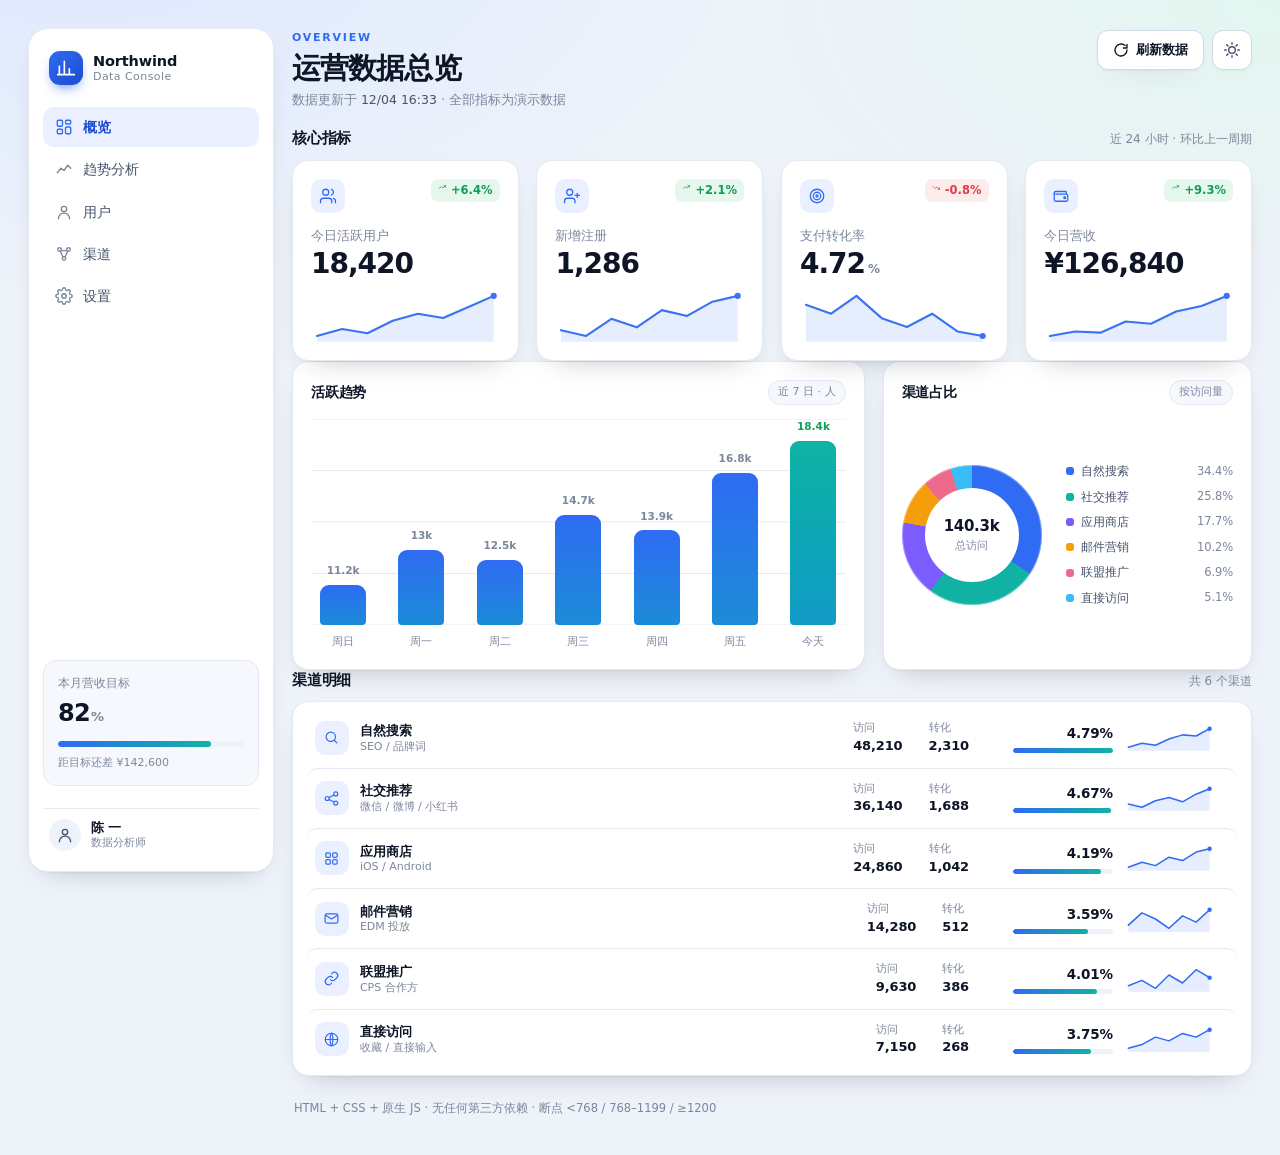
<file: index.html>
<!DOCTYPE html>
<html lang="zh-CN" data-theme="light">
<head>
  <meta charset="utf-8" />
  <meta name="viewport" content="width=device-width, initial-scale=1" />
  <title>运营数据总览 · 响应式数据看板</title>
  <meta name="description" content="HTML + CSS + 原生 JS 实现的三断点响应式数据看板，支持深/浅色主题、无第三方依赖。" />
  <link rel="stylesheet" href="./assets/styles.css" />
</head>
<body>
  <a class="skip-link" href="#main">跳到主内容</a>

  <div class="app">
    <!-- ============ 侧栏：仅 ≥1200px 渲染 ============ -->
    <aside class="sidebar" aria-label="侧边栏">
      <div class="brand">
        <span class="brand__mark" aria-hidden="true">
          <svg width="20" height="20" viewBox="0 0 24 24" fill="none" stroke="currentColor" stroke-width="2" stroke-linecap="round" stroke-linejoin="round">
            <path d="M4 20V10M10 20V4M16 20v-7M22 20H2" />
          </svg>
        </span>
        <span class="brand__text">
          <strong>Northwind</strong>
          <small>Data Console</small>
        </span>
      </div>

      <nav class="nav" aria-label="主导航">
        <ul class="nav__list">
          <li>
            <a class="nav__item is-active" href="#main" aria-current="page">
              <svg width="18" height="18" viewBox="0 0 24 24" fill="none" stroke="currentColor" stroke-width="1.8" stroke-linecap="round" stroke-linejoin="round" aria-hidden="true"><rect x="3" y="3" width="7" height="8" rx="1.6"/><rect x="14" y="3" width="7" height="5" rx="1.6"/><rect x="14" y="12" width="7" height="9" rx="1.6"/><rect x="3" y="15" width="7" height="6" rx="1.6"/></svg>
              概览
            </a>
          </li>
          <li>
            <a class="nav__item" href="#main">
              <svg width="18" height="18" viewBox="0 0 24 24" fill="none" stroke="currentColor" stroke-width="1.8" stroke-linecap="round" stroke-linejoin="round" aria-hidden="true"><path d="M3 17l5-6 4 3 5-7 4 4"/></svg>
              趋势分析
            </a>
          </li>
          <li>
            <a class="nav__item" href="#main">
              <svg width="18" height="18" viewBox="0 0 24 24" fill="none" stroke="currentColor" stroke-width="1.8" stroke-linecap="round" stroke-linejoin="round" aria-hidden="true"><circle cx="12" cy="8" r="3.6"/><path d="M4.5 21a7.5 7.5 0 0 1 15 0"/></svg>
              用户
            </a>
          </li>
          <li>
            <a class="nav__item" href="#main">
              <svg width="18" height="18" viewBox="0 0 24 24" fill="none" stroke="currentColor" stroke-width="1.8" stroke-linecap="round" stroke-linejoin="round" aria-hidden="true"><circle cx="6" cy="6" r="2.4"/><circle cx="18" cy="6" r="2.4"/><circle cx="12" cy="18" r="2.4"/><path d="M8.4 7.4h7.2M6.9 8.2l3.6 7.4M17.1 8.2l-3.6 7.4"/></svg>
              渠道
            </a>
          </li>
          <li>
            <a class="nav__item" href="#main">
              <svg width="18" height="18" viewBox="0 0 24 24" fill="none" stroke="currentColor" stroke-width="1.8" stroke-linecap="round" stroke-linejoin="round" aria-hidden="true"><circle cx="12" cy="12" r="3"/><path d="M19.4 15a1.7 1.7 0 0 0 .34 1.87l.06.06a2 2 0 1 1-2.83 2.83l-.06-.06A1.7 1.7 0 0 0 15 19.4a1.7 1.7 0 0 0-1 1.55V21a2 2 0 1 1-4 0v-.09A1.7 1.7 0 0 0 9 19.4a1.7 1.7 0 0 0-1.87.34l-.06.06a2 2 0 1 1-2.83-2.83l.06-.06A1.7 1.7 0 0 0 4.6 15a1.7 1.7 0 0 0-1.55-1H3a2 2 0 1 1 0-4h.09A1.7 1.7 0 0 0 4.6 9a1.7 1.7 0 0 0-.34-1.87l-.06-.06a2 2 0 1 1 2.83-2.83l.06.06A1.7 1.7 0 0 0 9 4.6 1.7 1.7 0 0 0 10 3.05V3a2 2 0 1 1 4 0v.09a1.7 1.7 0 0 0 1 1.55 1.7 1.7 0 0 0 1.87-.34l.06-.06a2 2 0 1 1 2.83 2.83l-.06.06A1.7 1.7 0 0 0 19.4 9v.09a1.7 1.7 0 0 0 1.55 1H21a2 2 0 1 1 0 4h-.09a1.7 1.7 0 0 0-1.51 1Z"/></svg>
              设置
            </a>
          </li>
        </ul>
      </nav>

      <div class="sidebar__goal">
        <p class="sidebar__goal-title">本月营收目标</p>
        <p class="sidebar__goal-num num">82<span>%</span></p>
        <div class="progress" role="progressbar" aria-valuenow="82" aria-valuemin="0" aria-valuemax="100" aria-label="本月营收目标完成度">
          <span style="--v: 82%"></span>
        </div>
        <p class="sidebar__goal-note">距目标还差 ¥142,600</p>
      </div>

      <div class="sidebar__foot">
        <span class="avatar" aria-hidden="true">
          <svg width="18" height="18" viewBox="0 0 24 24" fill="none" stroke="currentColor" stroke-width="1.8" stroke-linecap="round" stroke-linejoin="round"><circle cx="12" cy="8" r="3.6"/><path d="M4.5 21a7.5 7.5 0 0 1 15 0"/></svg>
        </span>
        <span class="sidebar__user">
          <strong>陈 一</strong>
          <small>数据分析师</small>
        </span>
      </div>
    </aside>

    <!-- ============ 主内容区 ============ -->
    <div class="content">
      <header class="topbar">
        <div class="topbar__title">
          <p class="eyebrow">Overview</p>
          <h1>运营数据总览</h1>
          <p class="subtitle">
            数据更新于 <time id="updatedAt" datetime="">--:--</time> · 全部指标为演示数据
          </p>
        </div>

        <div class="topbar__actions">
          <button class="btn" type="button" id="refreshBtn">
            <svg class="btn__icon" width="16" height="16" viewBox="0 0 24 24" fill="none" stroke="currentColor" stroke-width="2" stroke-linecap="round" stroke-linejoin="round" aria-hidden="true">
              <path d="M21 12a9 9 0 1 1-2.9-6.6"/><path d="M21 3.5V9h-5.5"/>
            </svg>
            刷新数据
          </button>
          <button class="icon-btn" type="button" id="themeBtn" aria-pressed="false">
            <svg class="icon-sun" width="18" height="18" viewBox="0 0 24 24" fill="none" stroke="currentColor" stroke-width="1.9" stroke-linecap="round" stroke-linejoin="round" aria-hidden="true">
              <circle cx="12" cy="12" r="4.4"/><path d="M12 2.2v2.1M12 19.7v2.1M2.2 12h2.1M19.7 12h2.1M5 5l1.5 1.5M17.5 17.5L19 19M19 5l-1.5 1.5M6.5 17.5L5 19"/>
            </svg>
            <svg class="icon-moon" width="18" height="18" viewBox="0 0 24 24" fill="none" stroke="currentColor" stroke-width="1.9" stroke-linecap="round" stroke-linejoin="round" aria-hidden="true">
              <path d="M20.5 14.6A8.6 8.6 0 0 1 9.4 3.5a8.6 8.6 0 1 0 11.1 11.1Z"/>
            </svg>
            <span class="sr-only" id="themeBtnText">切换深色模式</span>
          </button>
        </div>
      </header>

      <!-- 移动 / 平板端的模块切换（≥1200 由侧栏承担） -->
      <nav class="chips" aria-label="模块切换">
        <button class="chip is-active" type="button" aria-pressed="true">概览</button>
        <button class="chip" type="button" aria-pressed="false">趋势</button>
        <button class="chip" type="button" aria-pressed="false">用户</button>
        <button class="chip" type="button" aria-pressed="false">渠道</button>
      </nav>

      <main id="main">
        <!-- 1. 核心指标 -->
        <section class="section" aria-labelledby="kpiTitle">
          <div class="section__head">
            <h2 id="kpiTitle">核心指标</h2>
            <p class="section__hint">近 24 小时 · 环比上一周期</p>
          </div>
          <div class="kpi-grid" id="kpiGrid"><!-- JS 渲染 --></div>
        </section>

        <!-- 2. 趋势 + 渠道占比 -->
        <div class="panels">
          <section class="card" aria-labelledby="trendTitle">
            <div class="card__head">
              <h2 id="trendTitle">活跃趋势</h2>
              <span class="tag">近 7 日 · 人</span>
            </div>
            <div class="chart" id="trendChart" role="img" aria-label="近 7 日活跃用户柱状图"><!-- JS 渲染 --></div>
          </section>

          <section class="card" aria-labelledby="shareTitle">
            <div class="card__head">
              <h2 id="shareTitle">渠道占比</h2>
              <span class="tag">按访问量</span>
            </div>
            <div class="share">
              <div class="donut" id="donut" role="img" aria-label="各渠道访问量占比环形图">
                <div class="donut__hole">
                  <strong class="num" id="donutTotal">0</strong>
                  <span>总访问</span>
                </div>
              </div>
              <ul class="legend" id="legend"><!-- JS 渲染 --></ul>
            </div>
          </section>
        </div>

        <!-- 3. 渠道明细：6 条数据全部由 JS 数组渲染 -->
        <section class="section" aria-labelledby="channelTitle">
          <div class="section__head">
            <h2 id="channelTitle">渠道明细</h2>
            <p class="section__hint" id="channelCount">共 6 个渠道</p>
          </div>
          <div class="card card--flush">
            <ul class="channels" id="channelList"><!-- JS 渲染 --></ul>
          </div>
        </section>
      </main>

      <footer class="foot">
        <p>HTML + CSS + 原生 JS · 无任何第三方依赖 · 断点 &lt;768 / 768–1199 / ≥1200</p>
      </footer>
    </div>
  </div>

  <script src="./assets/app.js" defer></script>
</body>
</html>
</file>
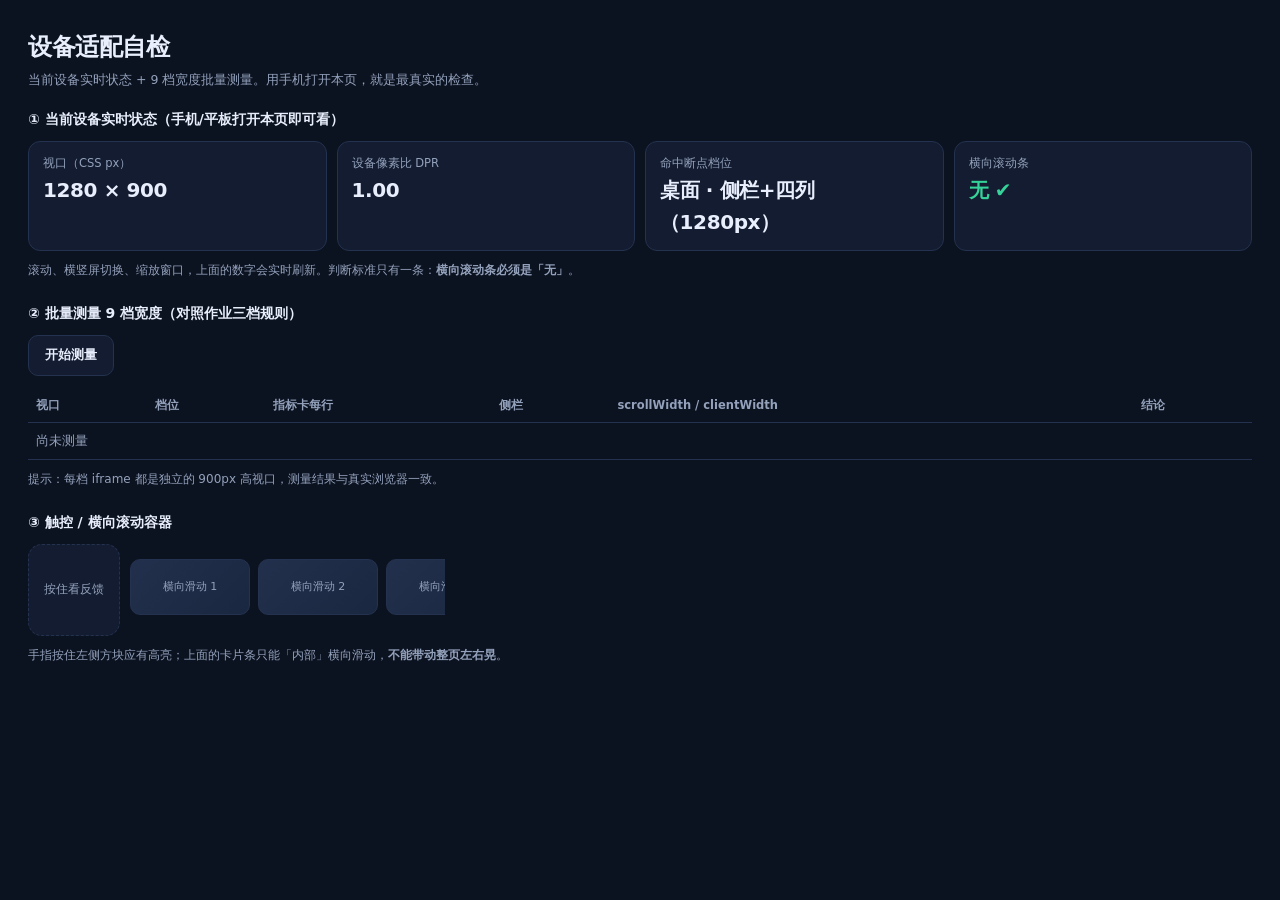
<file: tools/device-check.html>
<!DOCTYPE html>
<html lang="zh-CN">
<head>
<meta charset="utf-8">
<meta name="viewport" content="width=device-width, initial-scale=1">
<title>设备适配自检 · Device Check</title>
<style>
  :root {
    --bg: #0b1220;
    --panel: #131c30;
    --line: #24324f;
    --text: #e8eefc;
    --muted: #93a1bb;
    --ok: #35d399;
    --bad: #ff6b70;
    --brand: #5b8cff;
  }
  * { box-sizing: border-box; }
  body {
    margin: 0;
    padding: clamp(14px, 2.5vw, 28px);
    background: var(--bg);
    color: var(--text);
    font: 14px/1.6 system-ui, -apple-system, "PingFang SC", "Microsoft YaHei", sans-serif;
  }
  h1 { font-size: clamp(19px, 4vw, 24px); margin: 0 0 4px; letter-spacing: -.02em; }
  h2 { font-size: 14px; margin: 0 0 10px; color: var(--text); }
  .sub { color: var(--muted); font-size: 12.5px; margin: 0 0 18px; }
  section { margin-bottom: 22px; }
  .grid { display: grid; gap: 10px; grid-template-columns: repeat(auto-fit, minmax(150px, 1fr)); }
  .card {
    background: var(--panel);
    border: 1px solid var(--line);
    border-radius: 12px;
    padding: 12px 14px;
    min-width: 0;
  }
  .card span { display: block; font-size: 11.5px; color: var(--muted); }
  .card b {
    display: block;
    font-size: 20px;
    font-weight: 650;
    font-variant-numeric: tabular-nums;
    letter-spacing: -.02em;
    margin-top: 2px;
    word-break: break-word;
  }
  .pass { color: var(--ok); }
  .fail { color: var(--bad); }

  button {
    font: inherit;
    font-weight: 600;
    font-size: 13px;
    padding: 9px 16px;
    border-radius: 10px;
    border: 1px solid var(--line);
    background: var(--panel);
    color: var(--text);
    cursor: pointer;
  }
  button:hover { border-color: var(--brand); color: var(--brand); }
  button:disabled { opacity: .5; cursor: default; }

  table { width: 100%; border-collapse: collapse; margin-top: 12px; font-size: 12.5px; }
  th, td { padding: 8px 8px; text-align: left; border-bottom: 1px solid var(--line); white-space: nowrap; }
  th { color: var(--muted); font-weight: 600; font-size: 11.5px; }
  td.num { font-variant-numeric: tabular-nums; }
  .wrap-x { overflow-x: auto; -webkit-overflow-scrolling: touch; }

  .touch {
    display: flex;
    flex-wrap: wrap;
    gap: 10px;
    align-items: center;
  }
  .tap {
    width: 92px; height: 92px;
    border-radius: 14px;
    border: 1px dashed var(--line);
    background: var(--panel);
    display: grid; place-items: center;
    font-size: 12px; color: var(--muted);
    user-select: none;
    -webkit-tap-highlight-color: transparent;
  }
  .tap:active { background: #1b2a47; border-color: var(--brand); color: var(--brand); }
  .strip {
    display: flex; gap: 8px;
    max-width: 100%;
    overflow-x: auto;
    padding-bottom: 6px;
    -webkit-overflow-scrolling: touch;
  }
  .strip i {
    flex: 0 0 120px; height: 56px;
    border-radius: 10px;
    background: linear-gradient(135deg, #22304d, #1a2740);
    border: 1px solid var(--line);
    display: grid; place-items: center;
    font-style: normal; font-size: 11px; color: var(--muted);
  }
  .note { font-size: 12px; color: var(--muted); margin-top: 10px; }
  code { background: #16223a; padding: 1px 5px; border-radius: 5px; font-size: 12px; }
  .hidden { display: none; }
</style>
</head>
<body>
  <h1>设备适配自检</h1>
  <p class="sub">当前设备实时状态 + 9 档宽度批量测量。用手机打开本页，就是最真实的检查。</p>

  <!-- ============ 1. 当前设备实时状态 ============ -->
  <section>
    <h2>① 当前设备实时状态（手机/平板打开本页即可看）</h2>
    <div class="grid">
      <div class="card"><span>视口（CSS px）</span><b id="vp">-</b></div>
      <div class="card"><span>设备像素比 DPR</span><b id="dpr">-</b></div>
      <div class="card"><span>命中断点档位</span><b id="bp">-</b></div>
      <div class="card"><span>横向滚动条</span><b id="ovf">-</b></div>
    </div>
    <p class="note">
      滚动、横竖屏切换、缩放窗口，上面的数字会实时刷新。判断标准只有一条：<b>横向滚动条必须是「无」</b>。
    </p>
  </section>

  <!-- ============ 2. 批量测量 ============ -->
  <section>
    <h2>② 批量测量 9 档宽度（对照作业三档规则）</h2>
    <button id="run" type="button">开始测量</button>
    <span class="note" id="runNote"></span>
    <div class="wrap-x">
      <table>
        <thead>
          <tr>
            <th>视口</th><th>档位</th><th>指标卡每行</th><th>侧栏</th>
            <th>scrollWidth / clientWidth</th><th>结论</th>
          </tr>
        </thead>
        <tbody id="rows">
          <tr><td colspan="6" style="color:#93a1bb">尚未测量</td></tr>
        </tbody>
      </table>
    </div>
    <p class="note" id="hint"></p>
  </section>

  <!-- ============ 3. 触控与滚动 ============ -->
  <section>
    <h2>③ 触控 / 横向滚动容器</h2>
    <div class="touch">
      <div class="tap" id="tap">按住看反馈</div>
      <div class="strip" id="strip">
        <i>横向滑动 1</i><i>横向滑动 2</i><i>横向滑动 3</i><i>横向滑动 4</i><i>横向滑动 5</i>
      </div>
    </div>
    <p class="note">
      手指按住左侧方块应有高亮；上面的卡片条只能「内部」横向滑动，<b>不能带动整页左右晃</b>。
    </p>
  </section>

  <script>
    /* ---------- 1. 当前设备状态 ---------- */
    const $ = (s) => document.querySelector(s);
    const de = document.documentElement;

    function breakpointOf(w) {
      if (w < 768) return { name: '手机 · 单列', ok: true };
      if (w < 1200) return { name: '平板 · 两列', ok: true };
      return { name: '桌面 · 侧栏+四列', ok: true };
    }

    function readLive() {
      const w = window.innerWidth;
      const sw = de.scrollWidth;
      const cw = de.clientWidth;
      const over = sw - cw;

      $('#vp').textContent = w + ' × ' + window.innerHeight;
      $('#dpr').textContent = (window.devicePixelRatio || 1).toFixed(2);
      $('#bp').textContent = breakpointOf(w).name + '（' + w + 'px）';

      const ovf = $('#ovf');
      if (over > 0) {
        ovf.textContent = '有，溢出 ' + over + 'px';
        ovf.className = 'fail';
      } else {
        ovf.textContent = '无 ✔';
        ovf.className = 'pass';
      }
    }

    readLive();
    window.addEventListener('resize', readLive);
    window.addEventListener('orientationchange', () => setTimeout(readLive, 200));
    setTimeout(readLive, 400);

    /* ---------- 2. 批量测量 ---------- */
    const WIDTHS = [320, 360, 375, 414, 480, 600, 768, 834, 1024, 1100, 1200, 1366, 1440, 1680, 1920];
    const rowsEl = $('#rows');

    function expectCols(w) {
      if (w < 768) return 1;
      if (w < 1200) return 2;
      return 4;
    }

    function measure(w) {
      return new Promise((resolve) => {
        const f = document.createElement('iframe');
        f.setAttribute('width', w);
        f.setAttribute('height', 900);
        // 放在视口内但完全透明，避免离屏 iframe 上报 0 的尺寸
        f.style.cssText = 'position:fixed;left:0;top:0;opacity:0;pointer-events:none;z-index:-1;' +
          'border:0;width:' + w + 'px;height:900px';
        f.src = '../index.html';

        const timer = setTimeout(() => {
          cleanup();
          resolve({ w, error: '超时（可能是 file:// 跨域限制）' });
        }, 6000);

        function cleanup() {
          clearTimeout(timer);
          if (f.parentNode) f.parentNode.removeChild(f);
        }

        f.addEventListener('load', () => {
          setTimeout(() => {
            try {
              const doc = f.contentDocument;
              if (!doc) throw new Error('无法读取 iframe（file:// 同源限制）');
              const d = doc.documentElement;
              const cards = Array.from(doc.querySelectorAll('.kpi'));
              const top = cards[0].getBoundingClientRect().top;
              const perRow = cards.filter((c) => Math.abs(c.getBoundingClientRect().top - top) < 2).length;
              const sb = doc.querySelector('.sidebar');
              const hasSidebar = sb && getComputedStyle(sb).display !== 'none';

              // 注意：必须先把尺寸读出来，再移除 iframe（移除后文档失效，尺寸会变 0）
              const sw = d.scrollWidth;
              const cw = d.clientWidth;
              const rows = doc.querySelectorAll('.channel').length;

              cleanup();
              resolve({ w, sw, cw, perRow, hasSidebar, rows });
            } catch (err) {
              cleanup();
              resolve({ w, error: err.message });
            }
          }, 260);
        });

        document.body.appendChild(f);
      });
    }

    $('#run').addEventListener('click', async () => {
      const btn = $('#run');
      btn.disabled = true;
      rowsEl.innerHTML = '';
      $('#runNote').textContent = ' 测量中…';

      for (const w of WIDTHS) {
        const r = await measure(w);
        const tr = document.createElement('tr');

        if (r.error) {
          tr.innerHTML = `<td class="num">${r.w}</td><td colspan="5" class="fail">${r.error}</td>`;
          rowsEl.appendChild(tr);
          continue;
        }

        const overflow = r.sw - r.cw;
        const colsOk = r.perRow === expectCols(r.w);
        const sideOk = (r.w >= 1200) === r.hasSidebar;
        const pass = overflow <= 0 && colsOk && sideOk;

        tr.innerHTML = `
          <td class="num">${r.w}px</td>
          <td>${breakpointOf(r.w).name}</td>
          <td class="num">${r.perRow} / 期望 ${expectCols(r.w)}</td>
          <td>${r.hasSidebar ? '有' : '无'}</td>
          <td class="num">${r.sw} / ${r.cw}${overflow > 0 ? '（溢出 ' + overflow + '）' : ''}</td>
          <td class="${pass ? 'pass' : 'fail'}">${pass ? 'PASS' : 'FAIL'}</td>`;
        rowsEl.appendChild(tr);
      }

      const fails = rowsEl.querySelectorAll('.fail').length;
      $('#runNote').textContent = fails ? ` 完成，${fails} 项异常` : ' 完成，全部通过';
      $('#runNote').className = fails ? 'note fail' : 'note pass';
      btn.disabled = false;
    });

    if (location.protocol === 'file:') {      $('#hint').innerHTML =
        '⚠️ 当前用 <code>file://</code> 打开，浏览器可能拒绝读取 iframe 内部文档。' +
        '若测量报错，请改用本地服务器：<code>python -m http.server 8080</code>，再访问 <code>http://localhost:8080/tools/device-check.html</code>。';
    } else {
      $('#hint').textContent = '提示：每档 iframe 都是独立的 900px 高视口，测量结果与真实浏览器一致。';
    }

    // 便于命令行自动验收：带 ?auto=1 时自动跑一轮
    if (new URLSearchParams(location.search).has('auto')) {
      setTimeout(() => $('#run').click(), 300);
    }

    /* ---------- 3. 触控反馈 ---------- */    $('#tap').addEventListener('pointerdown', (e) => {
      e.currentTarget.textContent = '已按下';
    });
    ['pointerup', 'pointercancel', 'pointerleave'].forEach((ev) => {
      $('#tap').addEventListener(ev, (e) => { e.currentTarget.textContent = '按住看反馈'; });
    });
  </script>
</body>
</html>
</file>
<file: assets/styles.css>
/* =========================================================================
   运营数据看板 · styles.css
   结构：1) 设计令牌 2) 基础重置 3) 布局骨架（三断点） 4) 组件 5) 响应式
   断点：<768 单列 · 768–1199 双列 · ≥1200 侧栏 + 四列
   ========================================================================= */

/* ---------------- 1. 设计令牌（所有颜色/尺寸只在这里定义） ---------------- */
:root {
  color-scheme: light;

  /* 间距与圆角 */
  --pad: clamp(14px, 2.2vw, 28px);
  --gap: clamp(12px, 1.4vw, 18px);
  --radius: 16px;
  --radius-sm: 10px;

  /* 浅色主题 */
  --bg: #eef2f9;
  --bg-glow-1: #dce8ff;
  --bg-glow-2: #e2f6ef;
  --surface: #ffffff;
  --surface-2: #f6f8fd;
  --surface-3: #eef2fa;
  --text: #0d1526;
  --text-2: #46536b;
  --muted: #7c879c;
  --line: #e4e9f2;
  --line-strong: #d2dae8;

  /* 品牌与语义色 */
  --brand: #2f6bf3;
  --brand-soft: #eaf0ff;
  --brand-ink: #1c4bd0;
  --ok: #0f9d58;
  --ok-soft: #e6f7ee;
  --danger: #df3f45;
  --danger-soft: #fdecec;

  /* 图表色板 */
  --c1: #2f6bf3;
  --c2: #10b3a3;
  --c3: #7c5cff;
  --c4: #f59e0b;
  --c5: #ee6a8b;
  --c6: #38bdf8;

  --shadow: 0 1px 2px rgba(16, 24, 40, .04), 0 12px 28px -18px rgba(16, 24, 40, .35);
  --ring: 0 0 0 3px rgba(47, 107, 243, .3);
}

html[data-theme="dark"] {
  color-scheme: dark;

  --bg: #080d19;
  --bg-glow-1: #16244a;
  --bg-glow-2: #0e2b33;
  --surface: #111a2e;
  --surface-2: #16203a;
  --surface-3: #1a2540;
  --text: #e9effb;
  --text-2: #a8b5cc;
  --muted: #7d8aa4;
  --line: #212f4a;
  --line-strong: #2e3e60;

  --brand: #6f9bff;
  --brand-soft: #17243f;
  --brand-ink: #9dbaff;
  --ok: #3ddc91;
  --ok-soft: #122a22;
  --danger: #ff6b70;
  --danger-soft: #2c1720;

  --c1: #6f9bff;
  --c2: #3ed0bf;
  --c3: #a78bfa;
  --c4: #fbbf24;
  --c5: #fb7185;
  --c6: #7dd3fc;

  --shadow: 0 1px 2px rgba(0, 0, 0, .5), 0 20px 44px -24px rgba(0, 0, 0, .9);
  --ring: 0 0 0 3px rgba(111, 155, 255, .38);
}

/* ---------------- 2. 基础重置 ---------------- */
*,
*::before,
*::after { box-sizing: border-box; }

html { -webkit-text-size-adjust: 100%; }

body {
  margin: 0;
  min-height: 100dvh;
  background-color: var(--bg);
  background-image:
    radial-gradient(1100px 620px at 6% -10%, var(--bg-glow-1) 0%, transparent 62%),
    radial-gradient(900px 520px at 100% 0%, var(--bg-glow-2) 0%, transparent 58%);
  background-repeat: no-repeat;
  background-attachment: fixed;
  color: var(--text);
  font-family: "Inter", system-ui, -apple-system, "Segoe UI", "PingFang SC",
    "Hiragino Sans GB", "Microsoft YaHei", sans-serif;
  font-size: 14px;
  line-height: 1.5;
  -webkit-font-smoothing: antialiased;
  transition: background-color .28s ease, color .28s ease;
}

h1, h2, h3, p, ul { margin: 0; }
ul { list-style: none; padding: 0; }
a { color: inherit; text-decoration: none; }
button { font: inherit; color: inherit; }
svg { display: block; }

/* 数字：等宽数字，刷新时不抖动 */
.num {
  font-variant-numeric: tabular-nums;
  font-feature-settings: "tnum" 1, "lnum" 1;
  letter-spacing: -.01em;
}

.sr-only {
  position: absolute;
  width: 1px; height: 1px;
  padding: 0; margin: -1px;
  overflow: hidden;
  clip: rect(0 0 0 0);
  white-space: nowrap;
  border: 0;
}

.skip-link {
  position: absolute;
  left: 12px; top: -48px;
  z-index: 99;
  padding: 10px 16px;
  border-radius: 10px;
  background: var(--brand);
  color: #fff;
  font-weight: 600;
  transition: top .2s ease;
}
.skip-link:focus-visible { top: 12px; }

:where(a, button, [tabindex]):focus-visible {
  outline: none;
  box-shadow: var(--ring);
  border-radius: 10px;
}

/* ---------------- 3. 布局骨架 ---------------- */
.app {
  display: grid;
  grid-template-columns: minmax(0, 1fr);   /* 手机：单列 */
  align-items: start;
  gap: var(--gap);
  max-width: 1680px;
  margin-inline: auto;
  padding: var(--pad);
  min-height: 100dvh;
}

.content {
  display: grid;
  gap: var(--gap);
  min-width: 0;
}

/* ---------------- 4. 侧栏 ---------------- */
.sidebar { display: none; }   /* 默认不渲染，仅在 ≥1200 出现 */

.brand {
  display: flex;
  align-items: center;
  gap: 10px;
  padding: 4px 6px 0;
}
.brand__mark {
  display: grid;
  place-items: center;
  width: 34px; height: 34px;
  flex: 0 0 34px;
  border-radius: 11px;
  color: #fff;
  background: linear-gradient(140deg, var(--brand), var(--brand-ink));
  box-shadow: 0 6px 14px -6px var(--brand);
}
.brand__text { display: grid; line-height: 1.25; min-width: 0; }
.brand__text strong { font-size: 14.5px; letter-spacing: -.01em; }
.brand__text small { font-size: 11px; color: var(--muted); letter-spacing: .04em; }

.nav__list { display: grid; gap: 2px; }
.nav__item {
  display: flex;
  align-items: center;
  gap: 10px;
  padding: 10px 12px;
  border-radius: 11px;
  color: var(--text-2);
  font-size: 13.5px;
  font-weight: 500;
  transition: background-color .18s ease, color .18s ease;
}
.nav__item svg { color: var(--muted); transition: color .18s ease; }
.nav__item:hover { background: var(--surface-2); color: var(--text); }
.nav__item:hover svg { color: var(--brand); }
.nav__item.is-active {
  background: var(--brand-soft);
  color: var(--brand-ink);
  font-weight: 650;
}
.nav__item.is-active svg { color: var(--brand); }

.sidebar__goal {
  margin-top: auto;
  padding: 14px;
  border-radius: 13px;
  background: var(--surface-2);
  border: 1px solid var(--line);
}
.sidebar__goal-title { font-size: 11.5px; color: var(--muted); }
.sidebar__goal-num {
  font-size: 24px;
  font-weight: 700;
  letter-spacing: -.03em;
  margin: 2px 0 10px;
}
.sidebar__goal-num span { font-size: 13px; font-weight: 600; color: var(--muted); margin-left: 1px; }
.sidebar__goal-note { font-size: 11px; color: var(--muted); margin-top: 8px; }

.progress {
  height: 6px;
  border-radius: 999px;
  background: var(--surface-3);
  overflow: hidden;
}
.progress > span {
  display: block;
  width: var(--v, 0%);
  height: 100%;
  border-radius: inherit;
  background: linear-gradient(90deg, var(--brand), var(--c2));
}

.sidebar__foot {
  display: flex;
  align-items: center;
  gap: 10px;
  padding: 10px 6px 2px;
  border-top: 1px solid var(--line);
}
.avatar {
  display: grid;
  place-items: center;
  width: 32px; height: 32px;
  flex: 0 0 32px;
  border-radius: 50%;
  background: var(--surface-3);
  color: var(--text-2);
}
.sidebar__user { display: grid; line-height: 1.3; min-width: 0; }
.sidebar__user strong { font-size: 12.8px; }
.sidebar__user small { font-size: 11px; color: var(--muted); }

/* ---------------- 5. 顶栏 ---------------- */
.topbar {
  display: flex;
  align-items: flex-start;
  justify-content: space-between;
  gap: 14px;
  flex-wrap: wrap;
  padding-top: 2px;
}
.topbar__title { min-width: 0; }
.eyebrow {
  font-size: 11px;
  font-weight: 700;
  letter-spacing: .16em;
  text-transform: uppercase;
  color: var(--brand);
}
h1 {
  font-size: clamp(21px, 3vw, 29px);
  line-height: 1.2;
  letter-spacing: -.03em;
  margin: 4px 0 6px;
}
.subtitle { font-size: 12.5px; color: var(--muted); }
.subtitle time { color: var(--text-2); font-variant-numeric: tabular-nums; }

.topbar__actions { display: flex; align-items: center; gap: 8px; }

.btn {
  display: inline-flex;
  align-items: center;
  gap: 7px;
  height: 40px;
  padding: 0 15px;
  border-radius: 11px;
  border: 1px solid var(--line-strong);
  background: var(--surface);
  color: var(--text);
  font-size: 13px;
  font-weight: 600;
  cursor: pointer;
  box-shadow: var(--shadow);
  transition: border-color .18s ease, color .18s ease, background-color .18s ease, transform .12s ease;
}
.btn:hover { border-color: var(--brand); color: var(--brand); }
.btn:active { transform: translateY(1px); }
.btn__icon { flex: 0 0 16px; }
.btn.is-busy .btn__icon { animation: spin .6s linear infinite; }
@keyframes spin { to { transform: rotate(360deg); } }

.icon-btn {
  display: grid;
  place-items: center;
  width: 40px; height: 40px;
  flex: 0 0 40px;
  border-radius: 11px;
  border: 1px solid var(--line-strong);
  background: var(--surface);
  color: var(--text-2);
  cursor: pointer;
  box-shadow: var(--shadow);
  transition: border-color .18s ease, color .18s ease, background-color .18s ease;
}
.icon-btn:hover { border-color: var(--brand); color: var(--brand); }
.icon-moon { display: none; }
html[data-theme="dark"] .icon-sun { display: none; }
html[data-theme="dark"] .icon-moon { display: block; }

/* 平板 / 手机的模块切换 */
.chips {
  display: flex;
  gap: 8px;
  flex-wrap: wrap;
}
.chip {
  padding: 7px 14px;
  border-radius: 999px;
  border: 1px solid var(--line);
  background: var(--surface);
  color: var(--text-2);
  font-size: 12.8px;
  font-weight: 550;
  cursor: pointer;
  transition: background-color .18s ease, color .18s ease, border-color .18s ease;
}
.chip:hover { border-color: var(--brand); color: var(--brand); }
.chip.is-active {
  background: var(--brand);
  border-color: var(--brand);
  color: #fff;
}

/* ---------------- 6. 区块与卡片 ---------------- */
.section { display: grid; gap: 10px; min-width: 0; }

.section__head {
  display: flex;
  align-items: baseline;
  justify-content: space-between;
  gap: 12px;
  flex-wrap: wrap;
}
.section__head h2 {
  font-size: 14.5px;
  font-weight: 650;
  letter-spacing: -.01em;
}
.section__hint { font-size: 12px; color: var(--muted); }

/* 双卡区：<768 单列 → 768-1199 两列 → ≥1200 主次两列 */
.panels {
  display: grid;
  gap: var(--gap);
  grid-template-columns: minmax(0, 1fr);
  min-width: 0;
}

.card {
  display: flex;
  flex-direction: column;
  gap: 14px;
  min-width: 0;
  padding: clamp(14px, 1.5vw, 18px);
  border-radius: var(--radius);
  border: 1px solid var(--line);
  background: var(--surface);
  box-shadow: var(--shadow);
  transition: background-color .28s ease, border-color .28s ease;
}
.card--flush { padding: 6px clamp(10px, 1.2vw, 14px); }

.card__head {
  display: flex;
  align-items: center;
  justify-content: space-between;
  gap: 10px;
}
.card__head h2 { font-size: 14px; font-weight: 650; letter-spacing: -.01em; }

.tag {
  padding: 3px 9px;
  border-radius: 999px;
  border: 1px solid var(--line);
  background: var(--surface-2);
  color: var(--muted);
  font-size: 11px;
  white-space: nowrap;
}

/* ---------------- 7. 指标卡 ---------------- */
/* 基础用 auto-fit + minmax 自适应；下面两个断点再显式锁定列数 */
.kpi-grid {
  display: grid;
  gap: var(--gap);
  grid-template-columns: repeat(auto-fit, minmax(min(100%, 220px), 1fr));
}

.kpi { gap: 0; position: relative; overflow: hidden; }
.kpi__top {
  display: flex;
  align-items: flex-start;
  justify-content: space-between;
  gap: 10px;
  margin-bottom: 14px;
}
.kpi__icon {
  display: grid;
  place-items: center;
  width: 34px; height: 34px;
  flex: 0 0 34px;
  border-radius: 10px;
  background: var(--brand-soft);
  color: var(--brand);
}
.kpi__label {
  font-size: 12.5px;
  color: var(--muted);
  white-space: nowrap;
  overflow: hidden;
  text-overflow: ellipsis;
}
.kpi__value {
  display: flex;
  align-items: baseline;
  gap: 3px;
  margin: 4px 0 10px;
  font-size: clamp(23px, 2.2vw, 28px);
  font-weight: 680;
  letter-spacing: -.035em;
  line-height: 1.1;
}
.kpi__unit { font-size: 12px; font-weight: 600; color: var(--muted); letter-spacing: 0; }
.kpi__spark { width: 100%; height: auto; color: var(--brand); opacity: .95; }

.delta {
  display: inline-flex;
  align-items: center;
  gap: 3px;
  padding: 3px 7px;
  border-radius: 7px;
  font-size: 11.5px;
  font-weight: 650;
  font-variant-numeric: tabular-nums;
  white-space: nowrap;
}
.delta svg { flex: 0 0 10px; }
.delta--up { background: var(--ok-soft); color: var(--ok); }
.delta--down { background: var(--danger-soft); color: var(--danger); }

/* ---------------- 8. 柱状图 ---------------- */
/* 结构：.chart > .chart__plot（柱）+ .chart__labels（x 轴），两者共用 gap 保证对齐 */
.chart {
  display: grid;
  grid-template-rows: 1fr auto;
  gap: 9px;
  height: 196px;
  min-width: 0;
}

.chart__plot {
  display: flex;
  align-items: flex-end;
  justify-content: space-between;
  gap: clamp(6px, 1.1vw, 14px);
  min-height: 0;
  padding-top: 22px;               /* 给顶部数值标签留位 */
  background-image: linear-gradient(to top, var(--line) 0 1px, transparent 1px);
  background-size: 100% 25%;
  background-position: bottom;
  background-repeat: repeat-y;
}

.bar-col {
  flex: 1 1 0;
  min-width: 0;
  display: flex;
  align-items: flex-end;
  justify-content: center;
  height: 100%;
}
.bar-col__fill {
  position: relative;
  width: 100%;
  max-width: 46px;
  height: var(--h, 0%);
  border-radius: 9px 9px 4px 4px;
  background: var(--brand);
  background: linear-gradient(180deg, var(--brand) 0%, color-mix(in oklab, var(--brand) 62%, var(--c2)) 100%);
  transition: height .55s cubic-bezier(.22, .9, .28, 1), filter .18s ease;
}
.bar-col__fill::before {
  content: attr(data-val);
  position: absolute;
  left: 50%;
  bottom: calc(100% + 6px);
  transform: translateX(-50%);
  font-size: 10.5px;
  font-weight: 600;
  color: var(--muted);
  font-variant-numeric: tabular-nums;
  white-space: nowrap;
  transition: color .18s ease;
}
.bar-col:hover .bar-col__fill { filter: saturate(1.15) brightness(1.06); }
.bar-col:hover .bar-col__fill::before { color: var(--text); }

.bar-col--peak .bar-col__fill {
  background: var(--c2);
  background: linear-gradient(180deg, var(--c2) 0%, color-mix(in oklab, var(--c2) 60%, var(--brand)) 100%);
}
.bar-col--peak .bar-col__fill::before { color: var(--ok); font-weight: 700; }

.chart__labels {
  display: flex;
  justify-content: space-between;
  gap: clamp(6px, 1.1vw, 14px);
}
.chart__labels span {
  flex: 1 1 0;
  min-width: 0;
  text-align: center;
  font-size: 11px;
  color: var(--muted);
  overflow: hidden;
  text-overflow: ellipsis;
  white-space: nowrap;
}

/* ---------------- 9. 环形图 + 图例 ---------------- */
.share {
  flex: 1 1 auto;
  display: flex;
  align-items: center;
  gap: clamp(14px, 2vw, 24px);
  flex-wrap: wrap;
}

.donut {
  position: relative;
  width: 140px; height: 140px;
  flex: 0 0 140px;
  border-radius: 50%;
  display: grid;
  place-items: center;
  background: var(--surface-3);
  transition: background .4s ease;
}
.donut::after {
  content: "";
  position: absolute;
  inset: 0;
  border-radius: 50%;
  box-shadow: inset 0 0 0 1px rgba(255, 255, 255, .35);
  pointer-events: none;
}
.donut__hole {
  position: absolute;
  inset: 23px;
  border-radius: 50%;
  background: var(--surface);
  display: grid;
  place-content: center;
  text-align: center;
  transition: background-color .28s ease;
}
.donut__hole strong {
  display: block;
  font-size: 15px;
  font-weight: 680;
  letter-spacing: -.02em;
}
.donut__hole span { font-size: 10.5px; color: var(--muted); }

.legend {
  flex: 1 1 130px;
  min-width: 0;
  display: grid;
  gap: 7px;
  align-content: center;
}
.legend li {
  display: flex;
  align-items: center;
  gap: 7px;
  font-size: 12.2px;
  min-width: 0;
}
.legend__dot {
  width: 8px; height: 8px;
  flex: 0 0 8px;
  border-radius: 3px;
}
.legend__name {
  flex: 1 1 auto;
  min-width: 0;
  color: var(--text-2);
  overflow: hidden;
  text-overflow: ellipsis;
  white-space: nowrap;
}
.legend__val { color: var(--muted); font-size: 11.5px; }

/* ---------------- 10. 渠道明细 ---------------- */
.channels { display: grid; }

.channel {
  display: grid;
  align-items: center;
  gap: 10px 14px;
  grid-template-columns: minmax(0, 1fr) auto;
  grid-template-areas:
    "id   rate"
    "meta meta";
  padding: 13px 6px;
  border-radius: var(--radius-sm);
  transition: background-color .18s ease;
}
.channel + .channel { border-top: 1px solid var(--line); }
.channel:hover { background: var(--surface-2); }

.channel__id {
  grid-area: id;
  display: flex;
  align-items: center;
  gap: 11px;
  min-width: 0;
}
.channel__icon {
  display: grid;
  place-items: center;
  width: 34px; height: 34px;
  flex: 0 0 34px;
  border-radius: 10px;
  background: var(--brand-soft);
  color: var(--brand);
}
.channel__name { display: grid; min-width: 0; line-height: 1.3; }
.channel__name strong {
  font-size: 13.4px;
  font-weight: 600;
  overflow: hidden;
  text-overflow: ellipsis;
  white-space: nowrap;
}
.channel__name small {
  font-size: 11px;
  color: var(--muted);
  overflow: hidden;
  text-overflow: ellipsis;
  white-space: nowrap;
}

.channel__meta {
  grid-area: meta;
  display: flex;
  gap: clamp(14px, 3vw, 26px);
  min-width: 0;
}
.stat { display: grid; min-width: 0; }
.stat i {
  font-style: normal;
  font-size: 10.5px;
  color: var(--muted);
}
.stat b {
  font-size: 13px;
  font-weight: 620;
  font-variant-numeric: tabular-nums;
  letter-spacing: -.01em;
}

.channel__rate { grid-area: rate; display: grid; gap: 5px; justify-items: end; }
.channel__rate b {
  font-size: 13.5px;
  font-weight: 650;
  font-variant-numeric: tabular-nums;
}
.rate-bar {
  display: block;
  width: 100px;
  height: 5px;
  border-radius: 999px;
  background: var(--surface-3);
  overflow: hidden;
}
.rate-bar > i {
  display: block;
  width: var(--v, 0%);
  height: 100%;
  border-radius: inherit;
  background: linear-gradient(90deg, var(--brand), var(--c2));
  transition: width .5s cubic-bezier(.22, .9, .28, 1);
}

.channel__spark {
  grid-area: spark;
  display: none;
  width: 104px;
  height: 30px;
  flex: 0 0 auto;
  color: var(--brand);
}

/* ---------------- 11. 页脚 ---------------- */
.foot {
  padding: 6px 2px 10px;
  font-size: 11.5px;
  color: var(--muted);
}

/* =========================================================================
   12. 断点 —— 严格三档
   ========================================================================= */

/* ---- 手机：< 768px → 强制单列（覆盖 auto-fit，保证断点语义明确） ---- */
@media (max-width: 767.98px) {
  .kpi-grid { grid-template-columns: minmax(0, 1fr); }
  .channel__meta { justify-content: flex-start; }
}

/* ---- 平板：768px ~ 1199px → 两列 ---- */
@media (min-width: 768px) {
  .kpi-grid { grid-template-columns: repeat(2, minmax(0, 1fr)); }
  .panels { grid-template-columns: repeat(2, minmax(0, 1fr)); }

  .channel {
    grid-template-columns: minmax(0, 1.3fr) minmax(0, 1fr) 104px 88px;
    grid-template-areas: "id meta rate spark";
    gap: 10px 12px;
    padding: 12px 8px;
  }
  .channel__meta { justify-content: flex-end; }
  .channel__spark { display: block; width: 88px; }
  .channel__rate { justify-items: end; }
}

/* ---- 桌面：≥1200px → 侧栏 + 四列 ---- */
@media (min-width: 1200px) {
  .app {
    grid-template-columns: 246px minmax(0, 1fr);
    gap: clamp(16px, 1.4vw, 22px);
  }

  .sidebar {
    display: flex;
    flex-direction: column;
    gap: 22px;
    position: sticky;
    top: var(--pad);
    height: calc(100dvh - var(--pad) * 2);
    overflow-y: auto;
    padding: 18px 14px;
    border-radius: 20px;
    border: 1px solid var(--line);
    background: var(--surface);
    box-shadow: var(--shadow);
    scrollbar-width: thin;
  }

  .chips { display: none; }

  .kpi-grid { grid-template-columns: repeat(4, minmax(0, 1fr)); }

  .panels { grid-template-columns: minmax(0, 1.55fr) minmax(0, 1fr); }

  .chart { height: 232px; }

  .channel {
    grid-template-columns: minmax(0, 1.5fr) minmax(0, 210px) 132px 104px;
  }
}

/* 超大屏（≥1600）：给数字更多呼吸空间 */
@media (min-width: 1600px) {
  .kpi__value { font-size: 30px; }
  .chart { height: 260px; }
}

/* 窄屏兜底：极窄设备收紧内边距，避免任何溢出 */
@media (max-width: 380px) {
  :root { --pad: 12px; --gap: 10px; }
  .donut { width: 124px; height: 124px; flex-basis: 124px; }
  .donut__hole { inset: 20px; }
  .rate-bar { width: 76px; }
}

/* 尊重系统减弱动效偏好 */
@media (prefers-reduced-motion: reduce) {
  *,
  *::before,
  *::after {
    animation-duration: .001ms !important;
    animation-iteration-count: 1 !important;
    transition-duration: .001ms !important;
  }
}
</file>
